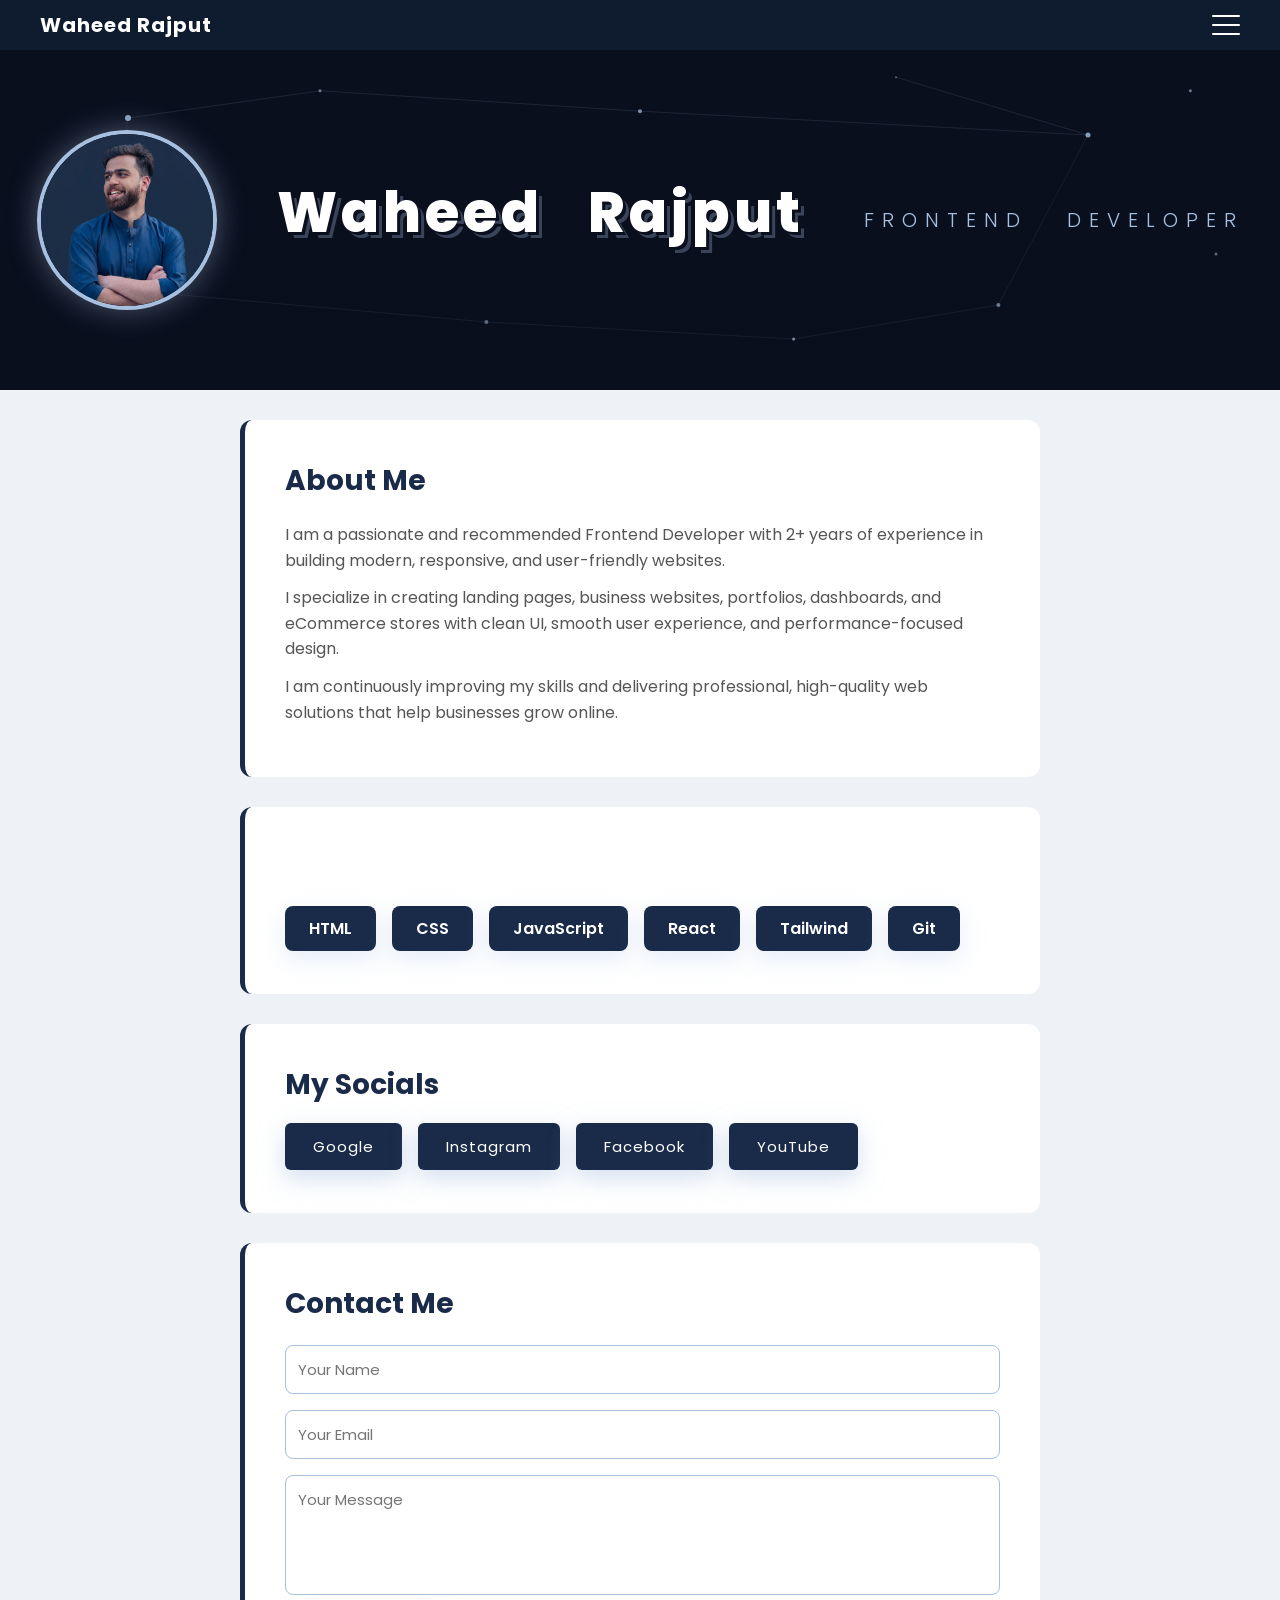
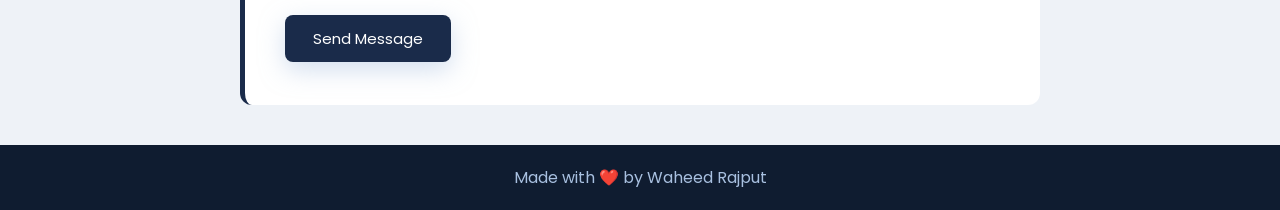
<file: index.html>
<!DOCTYPE html>
<html lang="en">
<head>
    <meta charset="UTF-8">
    <meta name="viewport" content="width=device-width, initial-scale=1.0">
    <title>Waheed Rajput — Portfolio</title>
    <link rel="stylesheet" href="style.css">
    <link href="https://fonts.googleapis.com/css2?family=Poppins:wght@300;400;600;700;800&display=swap" rel="stylesheet">

</head>
<body>

<nav class="navbar">
    <h3 class="logo">Waheed Rajput</h3>
    <button class="hamburger" id="hamburger">
        <span class="line"></span>
        <span class="line"></span>
        <span class="line"></span>
    </button>
    <div class="nav-links" id="nav-links">
        <a href="#home">Home</a>
        <a href="#about">About</a>
        <a href="#skills">Skills</a>
        <a href="#contact">Contact</a>
        <a href="projects.html">Projects</a>
        <a href="pricing.html">Pricing</a>
        <button id="dark-btn" class="dark-btn">Dark🌙</button>
    </div>
</nav>

<div class="header" id="home">
    <svg xmlns="http://www.w3.org/2000/svg" style="position:absolute;top:0;left:0;width:100%;height:100%;pointer-events:none;">
        <circle cx="10%" cy="20%" r="3" fill="#a8c0e0" opacity="0.8"/>
        <circle cx="25%" cy="12%" r="1.5" fill="#a8c0e0" opacity="0.6"/>
        <circle cx="50%" cy="18%" r="2" fill="#a8c0e0" opacity="0.7"/>
        <circle cx="70%" cy="8%" r="1" fill="#a8c0e0" opacity="0.5"/>
        <circle cx="85%" cy="25%" r="2.5" fill="#a8c0e0" opacity="0.8"/>
        <circle cx="93%" cy="12%" r="1.5" fill="#a8c0e0" opacity="0.6"/>
        <circle cx="38%" cy="80%" r="2" fill="#a8c0e0" opacity="0.5"/>
        <circle cx="62%" cy="85%" r="1.5" fill="#a8c0e0" opacity="0.7"/>
        <circle cx="8%" cy="70%" r="1" fill="#a8c0e0" opacity="0.4"/>
        <circle cx="78%" cy="75%" r="2" fill="#a8c0e0" opacity="0.6"/>
        <circle cx="95%" cy="60%" r="1.5" fill="#a8c0e0" opacity="0.5"/>
        <circle cx="4%" cy="45%" r="1" fill="#a8c0e0" opacity="0.4"/>
        <line x1="10%" y1="20%" x2="25%" y2="12%" stroke="#a8c0e0" stroke-width="0.4" opacity="0.3"/>
        <line x1="25%" y1="12%" x2="50%" y2="18%" stroke="#a8c0e0" stroke-width="0.4" opacity="0.3"/>
        <line x1="50%" y1="18%" x2="85%" y2="25%" stroke="#a8c0e0" stroke-width="0.4" opacity="0.3"/>
        <line x1="10%" y1="20%" x2="8%" y2="70%" stroke="#a8c0e0" stroke-width="0.4" opacity="0.2"/>
        <line x1="85%" y1="25%" x2="78%" y2="75%" stroke="#a8c0e0" stroke-width="0.4" opacity="0.2"/>
        <line x1="38%" y1="80%" x2="62%" y2="85%" stroke="#a8c0e0" stroke-width="0.4" opacity="0.2"/>
        <line x1="8%" y1="70%" x2="38%" y2="80%" stroke="#a8c0e0" stroke-width="0.4" opacity="0.2"/>
        <line x1="78%" y1="75%" x2="62%" y2="85%" stroke="#a8c0e0" stroke-width="0.4" opacity="0.2"/>
        <line x1="70%" y1="8%" x2="85%" y2="25%" stroke="#a8c0e0" stroke-width="0.4" opacity="0.3"/>
    </svg>
  <img src="profile.jpeg" alt="Waheed Rajput" class="profile-img">
    <h1 id="main-heading">
        <span class="h1-left"><span>W</span><span>a</span><span>h</span><span>e</span><span>e</span><span>d</span></span>
        &nbsp;
        <span class="h1-right"><span>R</span><span>a</span><span>j</span><span>p</span><span>u</span><span>t</span></span>
    </h1>
    <h2 id="sub-heading">
        <span class="h2-left"><span>F</span><span>r</span><span>o</span><span>n</span><span>t</span><span>e</span><span>n</span><span>d</span></span>
        &nbsp;
        <span class="h2-right"><span>D</span><span>e</span><span>v</span><span>e</span><span>l</span><span>o</span><span>p</span><span>e</span><span>r</span></span>
    </h2>
</div>

<div class="about" id="about">
    <h2>About Me</h2>
    <p>I am a passionate and recommended Frontend Developer with 2+ years of experience in building modern, responsive, and user-friendly websites.</p>
    <p>I specialize in creating landing pages, business websites, portfolios, dashboards, and eCommerce stores with clean UI, smooth user experience, and performance-focused design.</p>
    <p>I am continuously improving my skills and delivering professional, high-quality web solutions that help businesses grow online.</p>
</div>

<div class="skills" id="skills">
    <h2>My Skills</h2>
    <div class="skills-cards"></div>
</div>

<div id="contact" class="contact-section">
    <h2>My Socials</h2>
    <div class="links">
        <a href="https://www.google.com" target="_blank">Google</a>
        <a href="https://www.instagram.com" target="_blank">Instagram</a>
        <a href="https://www.facebook.com" target="_blank">Facebook</a>
        <a href="https://www.youtube.com" target="_blank">YouTube</a>
    </div>
</div>

<div class="contact-form" id="contact-form">
    <h2>Contact Me</h2>
    <input type="text" id="name-input" placeholder="Your Name">
    <input type="email" id="email-input" placeholder="Your Email">
    <textarea id="message-input" placeholder="Your Message"></textarea>
    <button id="send-btn">Send Message</button>
</div>

<footer class="footer">
    <p>Made with ❤️ by Waheed Rajput</p>
</footer>

<script src="script.js"></script>
</body>
</html>
</file>
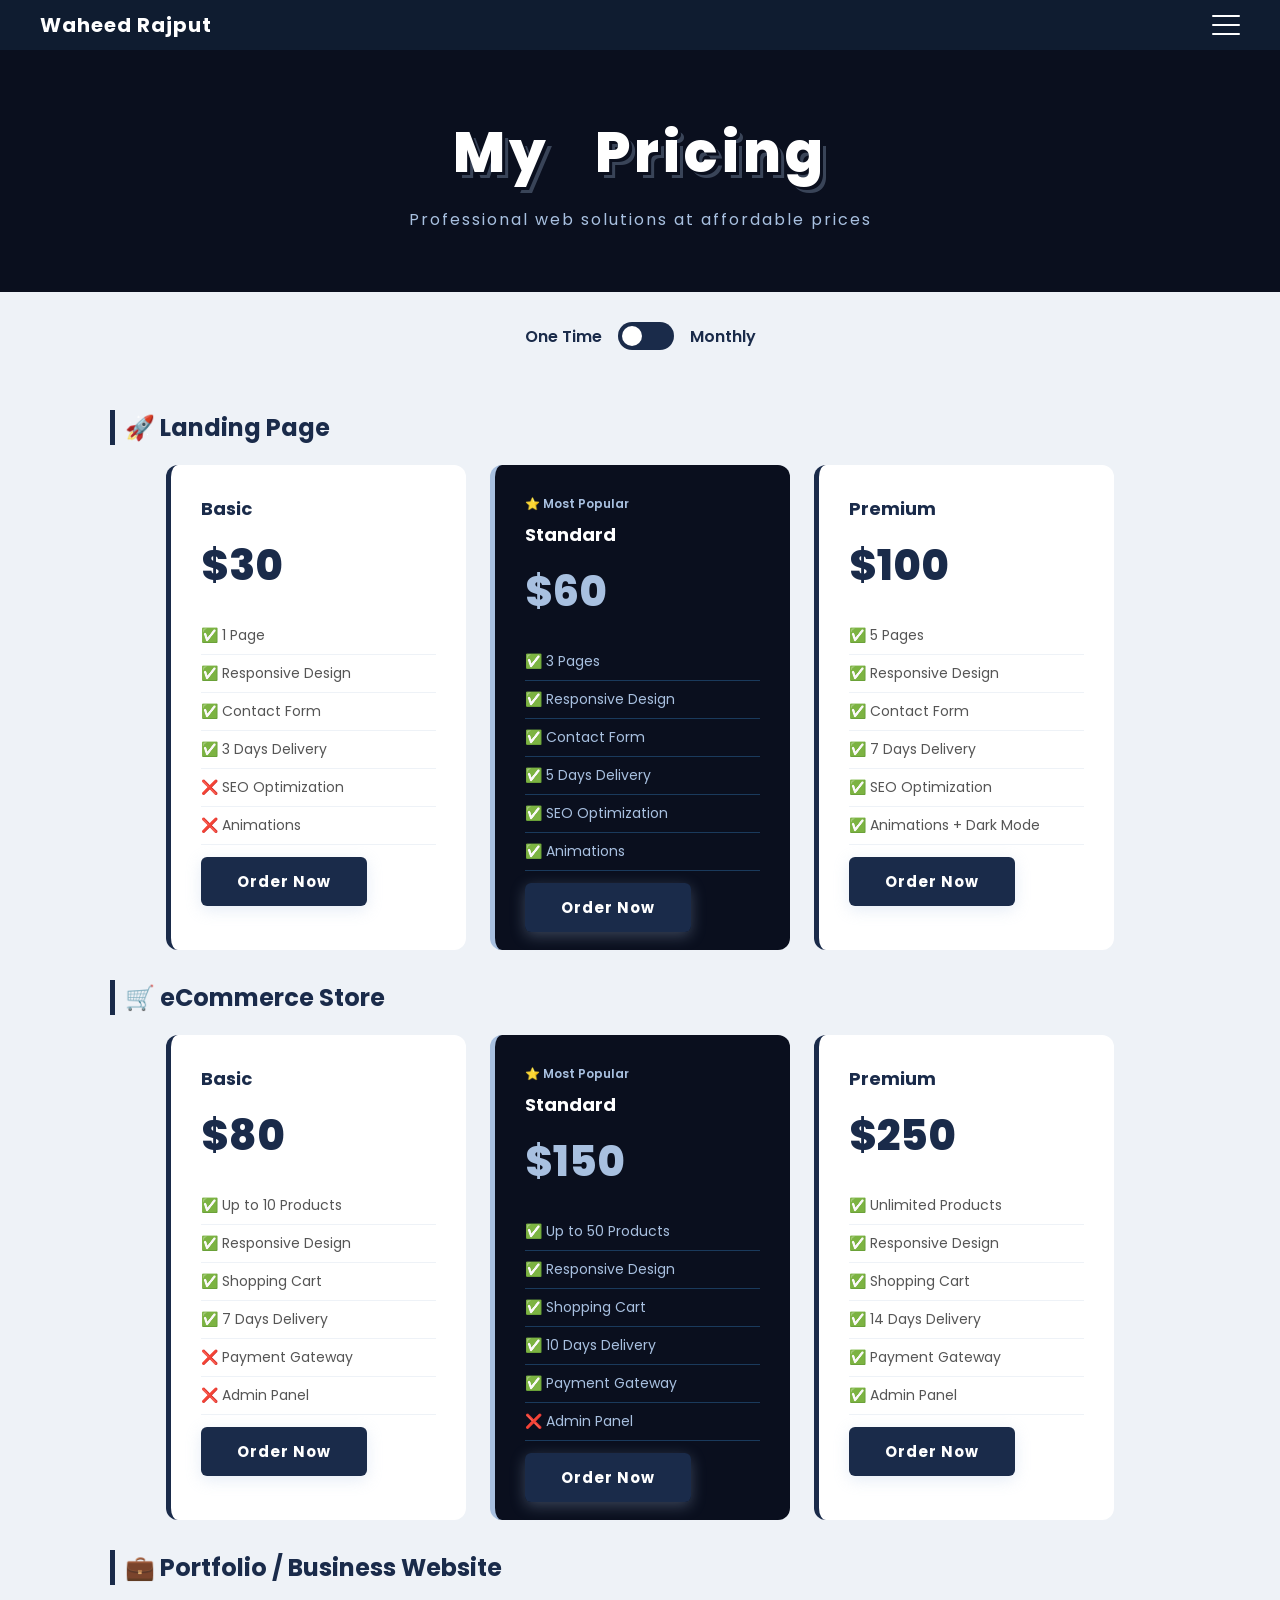
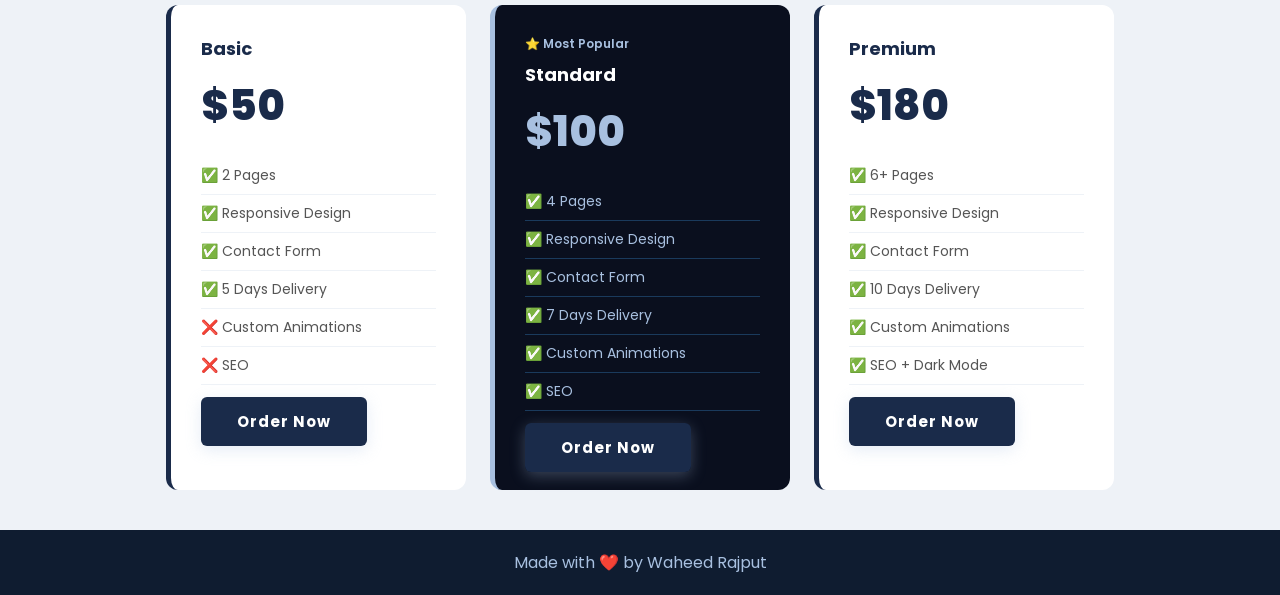
<file: pricing.html>
<!DOCTYPE html>
<html lang="en">
<head>
    <meta charset="UTF-8">
    <meta name="viewport" content="width=device-width, initial-scale=1.0">
    <title>Pricing — Waheed Rajput</title>
    <link rel="stylesheet" href="style.css">
    <link href="https://fonts.googleapis.com/css2?family=Poppins:wght@300;400;600;700;800&display=swap" rel="stylesheet">
</head>
<body>

<nav class="navbar">
    <h3 class="logo">Waheed Rajput</h3>
    <button class="hamburger" id="hamburger">
        <span class="line"></span>
        <span class="line"></span>
        <span class="line"></span>
    </button>
    <div class="nav-links" id="nav-links">
        <a href="index.html">Home</a>
        <a href="index.html#about">About</a>
        <a href="index.html#skills">Skills</a>
        <a href="index.html#contact">Contact</a>
        <a href="projects.html">Projects</a>
        <a href="pricing.html">Pricing</a>
        <button id="dark-btn" class="dark-btn">Dark🌙</button>
    </div>
</nav>

<div class="projects-header">
    <h1>
        <span class="h1-left"><span>M</span><span>y</span></span>
        &nbsp;
        <span class="h1-right"><span>P</span><span>r</span><span>i</span><span>c</span><span>i</span><span>n</span><span>g</span></span>
    </h1>
    <p>Professional web solutions at affordable prices</p>
</div>

<!-- Pricing Toggle -->
<div class="pricing-toggle">
    <span>One Time</span>
    <label class="switch">
        <input type="checkbox" id="toggle">
        <span class="slider"></span>
    </label>
    <span>Monthly</span>
</div>

<!-- Landing Page -->
<div class="pricing-section">
    <h2 class="pricing-category">🚀 Landing Page</h2>
    <div class="pricing-grid">

        <div class="pricing-card">
            <div class="pricing-badge">Basic</div>
            <div class="pricing-price" data-onetime="$30" data-monthly="$10/mo">$30</div>
            <ul class="pricing-features">
                <li>✅ 1 Page</li>
                <li>✅ Responsive Design</li>
                <li>✅ Contact Form</li>
                <li>✅ 3 Days Delivery</li>
                <li>❌ SEO Optimization</li>
                <li>❌ Animations</li>
            </ul>
            <a href="index.html#contact" class="btn-primary">Order Now</a>
        </div>

        <div class="pricing-card popular">
            <div class="popular-badge">⭐ Most Popular</div>
            <div class="pricing-badge">Standard</div>
            <div class="pricing-price" data-onetime="$60" data-monthly="$20/mo">$60</div>
            <ul class="pricing-features">
                <li>✅ 3 Pages</li>
                <li>✅ Responsive Design</li>
                <li>✅ Contact Form</li>
                <li>✅ 5 Days Delivery</li>
                <li>✅ SEO Optimization</li>
                <li>✅ Animations</li>
            </ul>
            <a href="index.html#contact" class="btn-primary">Order Now</a>
        </div>

        <div class="pricing-card">
            <div class="pricing-badge">Premium</div>
            <div class="pricing-price" data-onetime="$100" data-monthly="$35/mo">$100</div>
            <ul class="pricing-features">
                <li>✅ 5 Pages</li>
                <li>✅ Responsive Design</li>
                <li>✅ Contact Form</li>
                <li>✅ 7 Days Delivery</li>
                <li>✅ SEO Optimization</li>
                <li>✅ Animations + Dark Mode</li>
            </ul>
            <a href="index.html#contact" class="btn-primary">Order Now</a>
        </div>

    </div>
</div>

<!-- eCommerce Store -->
<div class="pricing-section">
    <h2 class="pricing-category">🛒 eCommerce Store</h2>
    <div class="pricing-grid">

        <div class="pricing-card">
            <div class="pricing-badge">Basic</div>
            <div class="pricing-price" data-onetime="$80" data-monthly="$25/mo">$80</div>
            <ul class="pricing-features">
                <li>✅ Up to 10 Products</li>
                <li>✅ Responsive Design</li>
                <li>✅ Shopping Cart</li>
                <li>✅ 7 Days Delivery</li>
                <li>❌ Payment Gateway</li>
                <li>❌ Admin Panel</li>
            </ul>
            <a href="index.html#contact" class="btn-primary">Order Now</a>
        </div>

        <div class="pricing-card popular">
            <div class="popular-badge">⭐ Most Popular</div>
            <div class="pricing-badge">Standard</div>
            <div class="pricing-price" data-onetime="$150" data-monthly="$50/mo">$150</div>
            <ul class="pricing-features">
                <li>✅ Up to 50 Products</li>
                <li>✅ Responsive Design</li>
                <li>✅ Shopping Cart</li>
                <li>✅ 10 Days Delivery</li>
                <li>✅ Payment Gateway</li>
                <li>❌ Admin Panel</li>
            </ul>
            <a href="index.html#contact" class="btn-primary">Order Now</a>
        </div>

        <div class="pricing-card">
            <div class="pricing-badge">Premium</div>
            <div class="pricing-price" data-onetime="$250" data-monthly="$80/mo">$250</div>
            <ul class="pricing-features">
                <li>✅ Unlimited Products</li>
                <li>✅ Responsive Design</li>
                <li>✅ Shopping Cart</li>
                <li>✅ 14 Days Delivery</li>
                <li>✅ Payment Gateway</li>
                <li>✅ Admin Panel</li>
            </ul>
            <a href="index.html#contact" class="btn-primary">Order Now</a>
        </div>

    </div>
</div>

<!-- Portfolio / Business Website -->
<div class="pricing-section">
    <h2 class="pricing-category">💼 Portfolio / Business Website</h2>
    <div class="pricing-grid">

        <div class="pricing-card">
            <div class="pricing-badge">Basic</div>
            <div class="pricing-price" data-onetime="$50" data-monthly="$15/mo">$50</div>
            <ul class="pricing-features">
                <li>✅ 2 Pages</li>
                <li>✅ Responsive Design</li>
                <li>✅ Contact Form</li>
                <li>✅ 5 Days Delivery</li>
                <li>❌ Custom Animations</li>
                <li>❌ SEO</li>
            </ul>
            <a href="index.html#contact" class="btn-primary">Order Now</a>
        </div>

        <div class="pricing-card popular">
            <div class="popular-badge">⭐ Most Popular</div>
            <div class="pricing-badge">Standard</div>
            <div class="pricing-price" data-onetime="$100" data-monthly="$35/mo">$100</div>
            <ul class="pricing-features">
                <li>✅ 4 Pages</li>
                <li>✅ Responsive Design</li>
                <li>✅ Contact Form</li>
                <li>✅ 7 Days Delivery</li>
                <li>✅ Custom Animations</li>
                <li>✅ SEO</li>
            </ul>
            <a href="index.html#contact" class="btn-primary">Order Now</a>
        </div>

        <div class="pricing-card">
            <div class="pricing-badge">Premium</div>
            <div class="pricing-price" data-onetime="$180" data-monthly="$60/mo">$180</div>
            <ul class="pricing-features">
                <li>✅ 6+ Pages</li>
                <li>✅ Responsive Design</li>
                <li>✅ Contact Form</li>
                <li>✅ 10 Days Delivery</li>
                <li>✅ Custom Animations</li>
                <li>✅ SEO + Dark Mode</li>
            </ul>
            <a href="index.html#contact" class="btn-primary">Order Now</a>
        </div>

    </div>
</div>

<footer class="footer">
    <p>Made with ❤️ by Waheed Rajput</p>
</footer>

<script src="pricing.js"></script>
</body>
</html>
</file>
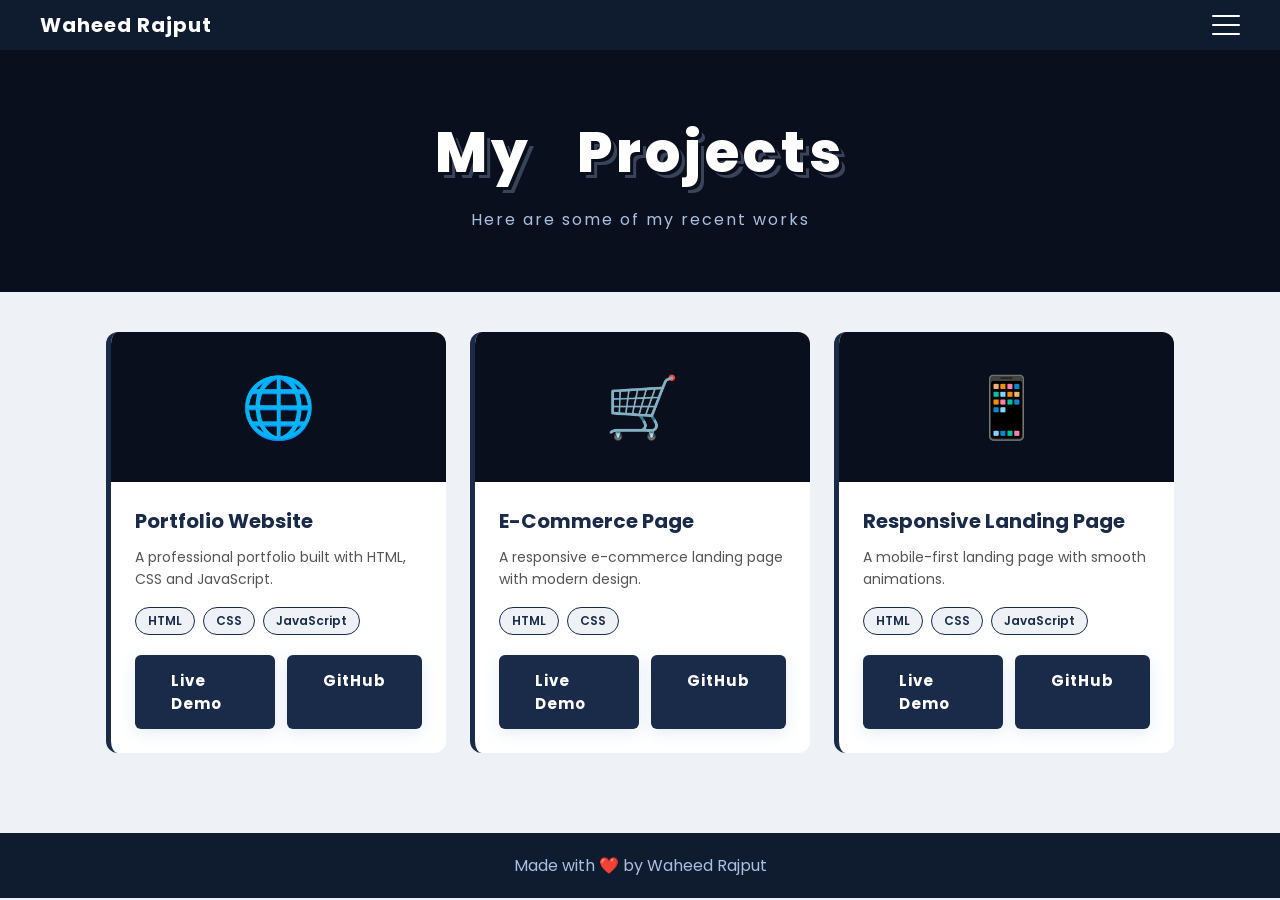
<file: projects.html>
<!DOCTYPE html>
<html lang="en">
<head>
    <meta charset="UTF-8">
    <meta name="viewport" content="width=device-width, initial-scale=1.0">
    <title>Projects — Waheed Rajput</title>
    <link rel="stylesheet" href="style.css">
    <link href="https://fonts.googleapis.com/css2?family=Poppins:wght@300;400;600;700;800&display=swap" rel="stylesheet">
</head>
<body>

<nav class="navbar">
    <h3 class="logo">Waheed Rajput</h3>
    <button class="hamburger" id="hamburger">
        <span class="line"></span>
        <span class="line"></span>
        <span class="line"></span>
    </button>
    <div class="nav-links" id="nav-links">
        <a href="index.html">Home</a>
        <a href="index.html#about">About</a>
        <a href="index.html#skills">Skills</a>
        <a href="index.html#contact">Contact</a>
        <a href="projects.html">Projects</a>
        <a href="pricing.html">Pricing</a>
        <button id="dark-btn" class="dark-btn">Dark🌙</button>
    </div>
</nav>
<div class="projects-header">
   <h1>
    <span class="h1-left"><span>M</span><span>y</span></span>
    &nbsp;
    <span class="h1-right"><span>P</span><span>r</span><span>o</span><span>j</span><span>e</span><span>c</span><span>t</span><span>s</span></span>
</h1>
    <p>Here are some of my recent works</p>
</div>

<div class="projects-grid">

    <div class="project-card">
        <div class="project-img">🌐</div>
        <div class="project-info">
            <h3>Portfolio Website</h3>
            <p>A professional portfolio built with HTML, CSS and JavaScript.</p>
            <div class="project-tags">
                <span>HTML</span>
                <span>CSS</span>
                <span>JavaScript</span>
            </div>
            <div class="project-links">
                <a href="#" class="btn-primary">Live Demo</a>
                <a href="#" class="btn-secondary">GitHub</a>
            </div>
        </div>
    </div>

    <div class="project-card">
        <div class="project-img">🛒</div>
        <div class="project-info">
            <h3>E-Commerce Page</h3>
            <p>A responsive e-commerce landing page with modern design.</p>
            <div class="project-tags">
                <span>HTML</span>
                <span>CSS</span>
            </div>
            <div class="project-links">
                <a href="#" class="btn-primary">Live Demo</a>
                <a href="#" class="btn-secondary">GitHub</a>
            </div>
        </div>
    </div>

    <div class="project-card">
        <div class="project-img">📱</div>
        <div class="project-info">
            <h3>Responsive Landing Page</h3>
            <p>A mobile-first landing page with smooth animations.</p>
            <div class="project-tags">
                <span>HTML</span>
                <span>CSS</span>
                <span>JavaScript</span>
            </div>
            <div class="project-links">
                <a href="#" class="btn-primary">Live Demo</a>
                <a href="#" class="btn-secondary">GitHub</a>
            </div>
        </div>
    </div>

</div>

<footer class="footer">
    <p>Made with ❤️ by Waheed Rajput</p>
</footer>

<script src="projects.js"></script>
</body>
</html>
</file>
<file: style.css>
* {
    margin: 0;
    padding: 0;
    box-sizing: border-box;
}

body {
    font-family: 'Poppins', sans-serif;
    background-color: #eef2f7;
    color: #333;
}

html {
    scroll-behavior: smooth;
    scroll-padding-top: 70px;
}

.navbar {
    background-color: #0f1c30;
    padding: 10px 40px;
    display: flex;
    justify-content: space-between;
    align-items: center;
    position: relative;
}

.logo {
    color: white;
    font-size: 20px;
    letter-spacing: 1px;
}

.hamburger {
    display: flex;
    flex-direction: column;
    justify-content: space-between;
    width: 28px;
    height: 20px;
    background: transparent;
    border: none;
    cursor: pointer;
    padding: 0;
}

.line {
    display: block;
    width: 100%;
    height: 2px;
    background-color: white;
    border-radius: 2px;
    transition: all 0.3s ease;
}

.hamburger.active .line:nth-child(1) {
    transform: translateY(9px) rotate(45deg);
}

.hamburger.active .line:nth-child(2) {
    opacity: 0;
}

.hamburger.active .line:nth-child(3) {
    transform: translateY(-9px) rotate(-45deg);
}

.nav-links {
    display: none;
    flex-direction: column;
    position: absolute;
    top: 60px;
    left: 0;
    width: 100%;
    background-color: #0f1c30;
    padding: 20px 40px;
    gap: 16px;
    z-index: 100;
}

.nav-links.open {
    display: flex;
}

.nav-links a {
    color: #a8c0e0;
    text-decoration: none;
    font-size: 18px;
    transition: color 0.3s ease;
}

.nav-links a:hover {
    color: white;
}

.dark-btn {
    background-color: transparent;
    color: #a8c0e0;
    border: none;
    padding: 8px 16px;
    border-radius: 48px;
    cursor: pointer;
    font-size: 15px;
    font-weight: 600;
    font-family: 'Poppins', sans-serif;
}

.dark-btn:hover {
    color: white;
}

.header {
    background-color: #0a0f1e;
    color: white;
    padding: 80px 40px;
    text-align: center;
    position: relative;
    overflow: hidden;
    display: flex;
    align-items: center;
    justify-content: center;
    gap: 60px;
    flex-wrap: nowrap;
}

.header h1 {
    font-size: 56px;
    font-weight: 800;
    letter-spacing: 4px;
    color: white;
    text-shadow:
        3px 3px 0px #0a0f1e,
        6px 6px 0px rgba(168, 192, 224, 0.3);
    margin-bottom: 16px;
    position: relative;
    white-space: nowrap;
}
.header h1 .h1-left span,
.header h1 .h1-right span {
    display: inline-block;
    opacity: 0;
}

.header h1 .h1-left span:nth-child(1){animation: slideFromLeft 0.5s ease forwards; animation-delay: 0.1s;}
.header h1 .h1-left span:nth-child(2){animation: slideFromLeft 0.5s ease forwards; animation-delay: 0.2s;}
.header h1 .h1-left span:nth-child(3){animation: slideFromLeft 0.5s ease forwards; animation-delay: 0.3s;}
.header h1 .h1-left span:nth-child(4){animation: slideFromLeft 0.5s ease forwards; animation-delay: 0.4s;}
.header h1 .h1-left span:nth-child(5){animation: slideFromLeft 0.5s ease forwards; animation-delay: 0.5s;}
.header h1 .h1-left span:nth-child(6){animation: slideFromLeft 0.5s ease forwards; animation-delay: 0.6s;}

.header h1 .h1-right span:nth-child(1){animation: slideFromRight 0.5s ease forwards; animation-delay: 0.1s;}
.header h1 .h1-right span:nth-child(2){animation: slideFromRight 0.5s ease forwards; animation-delay: 0.2s;}
.header h1 .h1-right span:nth-child(3){animation: slideFromRight 0.5s ease forwards; animation-delay: 0.3s;}
.header h1 .h1-right span:nth-child(4){animation: slideFromRight 0.5s ease forwards; animation-delay: 0.4s;}
.header h1 .h1-right span:nth-child(5){animation: slideFromRight 0.5s ease forwards; animation-delay: 0.5s;}
.header h1 .h1-right span:nth-child(6){animation: slideFromRight 0.5s ease forwards; animation-delay: 0.6s;}

.header h2 {
    font-size: 20px;
    font-weight: 300;
    color: #a8c0e0;
    letter-spacing: 8px;
    text-transform: uppercase;
    position: relative;
    white-space: nowrap;
}

.header h2 .h2-left span,
.header h2 .h2-right span {
    display: inline-block;
    opacity: 0;
}

.header h2 .h2-left span:nth-child(1){animation: slideFromLeft 0.5s ease forwards; animation-delay: 0.7s;}
.header h2 .h2-left span:nth-child(2){animation: slideFromLeft 0.5s ease forwards; animation-delay: 0.8s;}
.header h2 .h2-left span:nth-child(3){animation: slideFromLeft 0.5s ease forwards; animation-delay: 0.9s;}
.header h2 .h2-left span:nth-child(4){animation: slideFromLeft 0.5s ease forwards; animation-delay: 1.0s;}
.header h2 .h2-left span:nth-child(5){animation: slideFromLeft 0.5s ease forwards; animation-delay: 1.1s;}
.header h2 .h2-left span:nth-child(6){animation: slideFromLeft 0.5s ease forwards; animation-delay: 1.2s;}
.header h2 .h2-left span:nth-child(7){animation: slideFromLeft 0.5s ease forwards; animation-delay: 1.3s;}
.header h2 .h2-left span:nth-child(8){animation: slideFromLeft 0.5s ease forwards; animation-delay: 1.4s;}

.header h2 .h2-right span:nth-child(1){animation: slideFromRight 0.5s ease forwards; animation-delay: 0.7s;}
.header h2 .h2-right span:nth-child(2){animation: slideFromRight 0.5s ease forwards; animation-delay: 0.8s;}
.header h2 .h2-right span:nth-child(3){animation: slideFromRight 0.5s ease forwards; animation-delay: 0.9s;}
.header h2 .h2-right span:nth-child(4){animation: slideFromRight 0.5s ease forwards; animation-delay: 1.0s;}
.header h2 .h2-right span:nth-child(5){animation: slideFromRight 0.5s ease forwards; animation-delay: 1.1s;}
.header h2 .h2-right span:nth-child(6){animation: slideFromRight 0.5s ease forwards; animation-delay: 1.2s;}
.header h2 .h2-right span:nth-child(7){animation: slideFromRight 0.5s ease forwards; animation-delay: 1.3s;}
.header h2 .h2-right span:nth-child(8){animation: slideFromRight 0.5s ease forwards; animation-delay: 1.4s;}
.header h2 .h2-right span:nth-child(9){animation: slideFromRight 0.5s ease forwards; animation-delay: 1.5s;}

@keyframes slideFromLeft {
    0% { opacity: 0; transform: translateX(-150px); }
    100% { opacity: 1; transform: translateX(0); }
}

@keyframes slideFromRight {
    0% { opacity: 0; transform: translateX(150px); }
    100% { opacity: 1; transform: translateX(0); }
}

.about {
    background-color: white;
    margin: 30px auto;
    padding: 40px;
    max-width: 800px;
    border-radius: 12px;
    border-left: 5px solid #1a2b4a;
}

.about h2 {
    font-size: 28px;
    color: #1a2b4a;
    margin-bottom: 20px;
}

.about p {
    font-size: 16px;
    margin-bottom: 12px;
    line-height: 1.6;
    color: #555;
}

.skills {
    background-color:white;
    margin: 30px auto;
    padding: 40px;
    max-width: 800px;
    border-radius: 12px;
    border-left: 5px solid #1a2b4a;
    
}

.skills h2 {
    font-size: 28px;
    color: white;
    margin-bottom: 20px;
}

.skills-cards {
    display: flex;
    flex-wrap: wrap;
    gap: 16px;
}

.dark .card {
    background-color: #1a2b4a !important;
    color: white !important;
    border-color: #a8c0e0 !important;
     box-shadow: 0 8px 25px rgba(168, 192, 224, 0.5);
    transform: translateY(-3px);

}

.dark .card:hover {
    background-color: white !important;
    color: #1a2b4a !important;
     transform: translateY(-3px);
    box-shadow: 0 8px 25px rgba(168, 192, 224, 0.3) !important;
}

.card {
    background-color: #1a2b4a;
    color: white;
    padding: 10px 24px;
    border-radius: 8px;
    font-size: 16px;
    font-weight: 600;
    transition: all 0.3s ease;
    cursor: pointer;
    transform: translateY(-3px);
    box-shadow: 0 8px 25px rgba(168, 192, 224, 0.3) !important;

}

.card:hover {
    background-color: white;
    color: #1a2b4a;
    transform: translateY(-3px);
    box-shadow: 0 8px 25px rgba(26, 43, 74, 0.3);
}

.contact-section {
    background-color: white;
    margin: 30px auto;
    padding: 40px;
    max-width: 800px;
    border-radius: 12px;
    border-left: 5px solid #1a2b4a;
}

.contact-section h2 {
    font-size: 28px;
    color: #1a2b4a;
    margin-bottom: 20px;
}

.links {
    display: flex;
    flex-wrap: wrap;
    gap: 16px;
}

.links a {
    display: inline-block;
    padding: 12px 28px;
    background-color: #1a2b4a;
    color: white;
    text-decoration: none;
    border-radius: 6px;
    font-size: 15px;
    letter-spacing: 1px;
    transition: background-color 0.3s ease;
     box-shadow: 0 8px 25px rgba(168, 192, 224, 0.5);
    transform: translateY(-3px);

}

.links a:hover {
    background-color: white;
    color: #1a2b4a;
    transform: translateY(-3px);
    box-shadow: 0 8px 25px rgba(168, 192, 224, 0.3);
}

.contact-form {
    background-color: white;
    margin: 30px auto;
    padding: 40px;
    max-width: 800px;
    border-radius: 12px;
    border-left: 5px solid #1a2b4a;
}

.contact-form h2 {
    font-size: 28px;
    color: #1a2b4a;
    margin-bottom: 20px;
}

.contact-form input,
.contact-form textarea {
    width: 100%;
    padding: 12px;
    margin-bottom: 16px;
    border: 1px solid #a8c0e0;
    border-radius: 8px;
    font-size: 15px;
    font-family: 'Poppins', sans-serif;
}

.contact-form textarea {
    height: 120px;
    resize: none;
}

.contact-form button {
    background-color: #1a2b4a;
    color: white;
    padding: 12px 28px;
    border: none;
    border-radius: 8px;
    font-size: 15px;
    cursor: pointer;
    font-family: 'Poppins', sans-serif;
     box-shadow: 0 8px 25px rgba(168, 192, 224, 0.5);
    transform: translateY(-3px);

}

.contact-form button:hover {
    background-color: white;
    color: #1a2b4a;
    transform: translateY(-3px);
    box-shadow: 0 8px 25px rgba(168, 192, 224, 0.3);
}

.footer {
    background-color: #0f1c30;
    color: #a8c0e0;
    text-align: center;
    padding: 20px;
    margin-top: 40px;
}

.dark {
    background-color: #111 !important;
    color: white !important;
}

.dark .about,
.dark .skills,
.dark .contact-section,
.dark .contact-form {
    background-color: #222 !important;
    color: white !important;
}

.dark .about h2,
.dark .about p,
.dark .skills h2,
.dark .contact-section h2,
.dark .contact-form h2 {
    color: white !important;
}

.dark .contact-form input,
.dark .contact-form textarea {
    background-color: #333 !important;
    color: white !important;
    border-color: #555 !important;
}
.hero-buttons {
    margin-top: 30px;
    display: flex;
    gap: 16px;
    justify-content: center;
    position: relative;
}

.btn-primary {
    background-color: #1a2b4a;
    color: white;
    padding: 14px 36px;
    border-radius: 6px;
    text-decoration: none;
    font-weight: 700;
    font-size: 15px;
    letter-spacing: 1px;
    transition: all 0.3s ease;
    box-shadow: 0 4px 15px rgba(168, 192, 224, 0.3);
}

.btn-primary:hover {
    background-color:white;
    color: #0a0f1e;
    transform: translateY(-3px);
    box-shadow: 0 8px 25px rgba(168, 192, 224, 0.5);
}

.btn-secondary {
    background-color: #1a2b4a;
    color:white;
    padding: 14px 36px;
    border-radius: 6px;
    text-decoration: none;
    font-weight: 700;
    font-size: 15px;
    letter-spacing: 1px;
    transition: all 0.3s ease;
    box-shadow: 0 4px 15px rgba(168, 192, 224, 0.3);
}

.btn-secondary:hover {
    background-color:white;
    color: #0a0f1e;
    box-shadow: 0 8px 25px rgba(168, 192, 224, 0.5);
    transform: translateY(-3px);
}


.cta-section {
    background-color: white;
    margin: 30px auto;
    padding: 40px;
    max-width: 800px;
    border-radius: 12px;
    border-left: 5px solid #1a2b4a;
}

.cta-text {
    font-size: 18px;
    color: #1a2b4a;
    margin-bottom: 24px;
    font-weight: 500;
    line-height: 1.6;
}

.cta-buttons {
    display: flex;
    gap: 16px;
    flex-wrap: wrap;
}
.dark .cta-section {
    background-color: #222 !important;
}

.dark .cta-text {
    color: white !important;
    
}

.projects-header {
    background-color: #0a0f1e;
    color: white;
    padding: 60px 40px;
    text-align: center;
}

.projects-header h1 {
    font-size: 56px;
    font-weight: 800;
    letter-spacing: 4px;
    color: white;
    text-shadow:
        3px 3px 0px #0a0f1e,
        6px 6px 0px rgba(168, 192, 224, 0.3);
    margin-bottom: 12px;
    position: relative;
}

.projects-header p {
    color: #a8c0e0;
    font-size: 16px;
    letter-spacing: 2px;
}

.projects-grid {
    display: flex;
    flex-wrap: wrap;
    gap: 24px;
    padding: 40px;
    max-width: 1200px;
    margin: 0 auto;
    justify-content: center;
}

.project-card {
    background-color: white;
    border-radius: 12px;
    border-left: 5px solid #1a2b4a;
    width: 340px;
    overflow: hidden;
    transition: all 0.3s ease;
}

.project-card:hover {
    transform: translateY(-5px);
    box-shadow: 0 12px 30px rgba(26, 43, 74, 0.2);
}

.project-img {
    background-color: #0a0f1e;
    font-size: 60px;
    text-align: center;
    padding: 30px;
}

.project-info {
    padding: 24px;
}

.project-info h3 {
    font-size: 20px;
    color: #1a2b4a;
    margin-bottom: 10px;
    font-weight: 700;
}

.project-info p {
    font-size: 14px;
    color: #555;
    margin-bottom: 16px;
    line-height: 1.6;
}

.project-tags {
    display: flex;
    flex-wrap: wrap;
    gap: 8px;
    margin-bottom: 20px;
}

.project-tags span {
    background-color: #eef2f7;
    color: #1a2b4a;
    padding: 4px 12px;
    border-radius: 20px;
    font-size: 12px;
    font-weight: 600;
    border: 1px solid #1a2b4a;
}

.project-links {
    display: flex;
    gap: 12px;
}

.dark .project-card {
    background-color: #222 !important;
}

.dark .project-info h3 {
    color: white !important;
}

.dark .project-info p {
    color: #a8c0e0 !important;
}

.dark .project-tags span {
    background-color: #1a2b4a !important;
    color: white !important;
}

.dark .projects-header {
    background-color: #0a0f1e;
}
.profile-img {
    width: 180px;
    height: 180px;
    border-radius: 50%;
    object-fit: cover;
    border: 4px solid #a8c0e0;
    box-shadow: 0 0 30px rgba(168, 192, 224, 0.4);
    flex-shrink: 0;
    position: relative;
}
@media (max-width: 768px) {

    .projects-header h1 {
    font-size: 32px;
    letter-spacing: 2px;
    white-space: nowrap;
}

.projects-header p {
    font-size: 14px;
    letter-spacing: 1px;
}

.projects-header {
    padding: 40px 20px;
}

    .header {
        flex-direction: column;
        padding: 40px 20px;
        gap: 20px;
    }

    .profile-img {
        width: 120px;
        height: 120px;
    }

    .header h1 {
        font-size: 32px;
        letter-spacing: 2px;
        white-space: normal;
    }

    .header h2 {
        font-size: 14px;
        letter-spacing: 4px;
        white-space: normal;
    }

    .hero-layout {
        flex-direction: column;
        text-align: center;
    }

    .cta-section {
        margin: 16px;
        padding: 24px;
    }

    .cta-buttons {
        flex-direction: column;
        gap: 12px;
    }

    .btn-primary,
    .btn-secondary {
        text-align: center;
    }

    .about,
    .skills,
    .contact-section,
    .contact-form {
        margin: 12px;
        padding: 20px;
    }

    .projects-grid {
        padding: 20px;
    }

    .project-card {
        width: 100%;
    }
}

.projects-header h1 .h1-left span,
.projects-header h1 .h1-right span {
    display: inline-block;
    opacity: 0;
}

.projects-header h1 .h1-left span:nth-child(1){animation: slideFromLeft 0.5s ease forwards; animation-delay: 0.1s;}
.projects-header h1 .h1-left span:nth-child(2){animation: slideFromLeft 0.5s ease forwards; animation-delay: 0.2s;}
.projects-header h1 .h1-left span:nth-child(3){animation: slideFromLeft 0.5s ease forwards; animation-delay: 0.3s;}

.projects-header h1 .h1-right span:nth-child(1){animation: slideFromRight 0.5s ease forwards; animation-delay: 0.1s;}
.projects-header h1 .h1-right span:nth-child(2){animation: slideFromRight 0.5s ease forwards; animation-delay: 0.2s;}
.projects-header h1 .h1-right span:nth-child(3){animation: slideFromRight 0.5s ease forwards; animation-delay: 0.3s;}
.projects-header h1 .h1-right span:nth-child(4){animation: slideFromRight 0.5s ease forwards; animation-delay: 0.4s;}
.projects-header h1 .h1-right span:nth-child(5){animation: slideFromRight 0.5s ease forwards; animation-delay: 0.5s;}
.projects-header h1 .h1-right span:nth-child(6){animation: slideFromRight 0.5s ease forwards; animation-delay: 0.6s;}
.projects-header h1 .h1-right span:nth-child(7){animation: slideFromRight 0.5s ease forwards; animation-delay: 0.7s;}
.projects-header h1 .h1-right span:nth-child(8){animation: slideFromRight 0.5s ease forwards; animation-delay: 0.8s;}

.pricing-toggle {
    display: flex;
    align-items: center;
    justify-content: center;
    gap: 16px;
    padding: 30px;
    font-size: 16px;
    font-weight: 600;
    color: #1a2b4a;
}

.switch {
    position: relative;
    display: inline-block;
    width: 56px;
    height: 28px;
}

.switch input {
    opacity: 0;
    width: 0;
    height: 0;
}

.slider {
    position: absolute;
    cursor: pointer;
    top: 0; left: 0; right: 0; bottom: 0;
    background-color: #1a2b4a;
    border-radius: 28px;
    transition: 0.3s;
}

.slider:before {
    position: absolute;
    content: "";
    height: 20px;
    width: 20px;
    left: 4px;
    bottom: 4px;
    background-color: white;
    border-radius: 50%;
    transition: 0.3s;
}

input:checked + .slider:before {
    transform: translateX(28px);
}

.pricing-section {
    max-width: 1100px;
    margin: 30px auto;
    padding: 0 20px;
}

.pricing-category {
    font-size: 24px;
    color: #1a2b4a;
    margin-bottom: 20px;
    padding-left: 10px;
    border-left: 5px solid #1a2b4a;
}

.pricing-grid {
    display: flex;
    flex-wrap: wrap;
    gap: 24px;
    justify-content: center;
}

.pricing-card {
    background-color: white;
    border-radius: 12px;
    padding: 30px;
    width: 300px;
    border-left: 5px solid #1a2b4a;
    transition: all 0.3s ease;
    position: relative;
}

.pricing-card:hover {
    transform: translateY(-5px);
    box-shadow: 0 12px 30px rgba(26, 43, 74, 0.2);
}

.pricing-card.popular {
    border-left: 5px solid #a8c0e0;
    background-color: #0a0f1e;
    color: white;
}

.popular-badge {
    font-size: 12px;
    color: #a8c0e0;
    margin-bottom: 8px;
    font-weight: 600;
}

.pricing-badge {
    font-size: 18px;
    font-weight: 700;
    color: #1a2b4a;
    margin-bottom: 12px;
}

.pricing-card.popular .pricing-badge {
    color: white;
}

.pricing-price {
    font-size: 42px;
    font-weight: 800;
    color: #1a2b4a;
    margin-bottom: 20px;
}

.pricing-card.popular .pricing-price {
    color: #a8c0e0;
}

.pricing-features {
    list-style: none;
    margin-bottom: 24px;
}

.pricing-features li {
    font-size: 14px;
    padding: 8px 0;
    border-bottom: 1px solid #eef2f7;
    color: #555;
}

.pricing-card.popular .pricing-features li {
    color: #a8c0e0;
    border-bottom: 1px solid #1a3a5c;
}

.dark .pricing-toggle {
    color: white;
}

.dark .pricing-card {
    background-color: #222 !important;
    color: white !important;
}

.dark .pricing-badge {
    color: white !important;
}

.dark .pricing-price {
    color: #a8c0e0 !important;
}

.dark .pricing-features li {
    color: #a8c0e0 !important;
    border-bottom: 1px solid #333 !important;
}

.dark .pricing-category {
    color: white !important;
}

@media (max-width: 768px) {
    .pricing-card {
        width: 100%;
    }

    .pricing-grid {
        flex-direction: column;
    }
}
</file>
